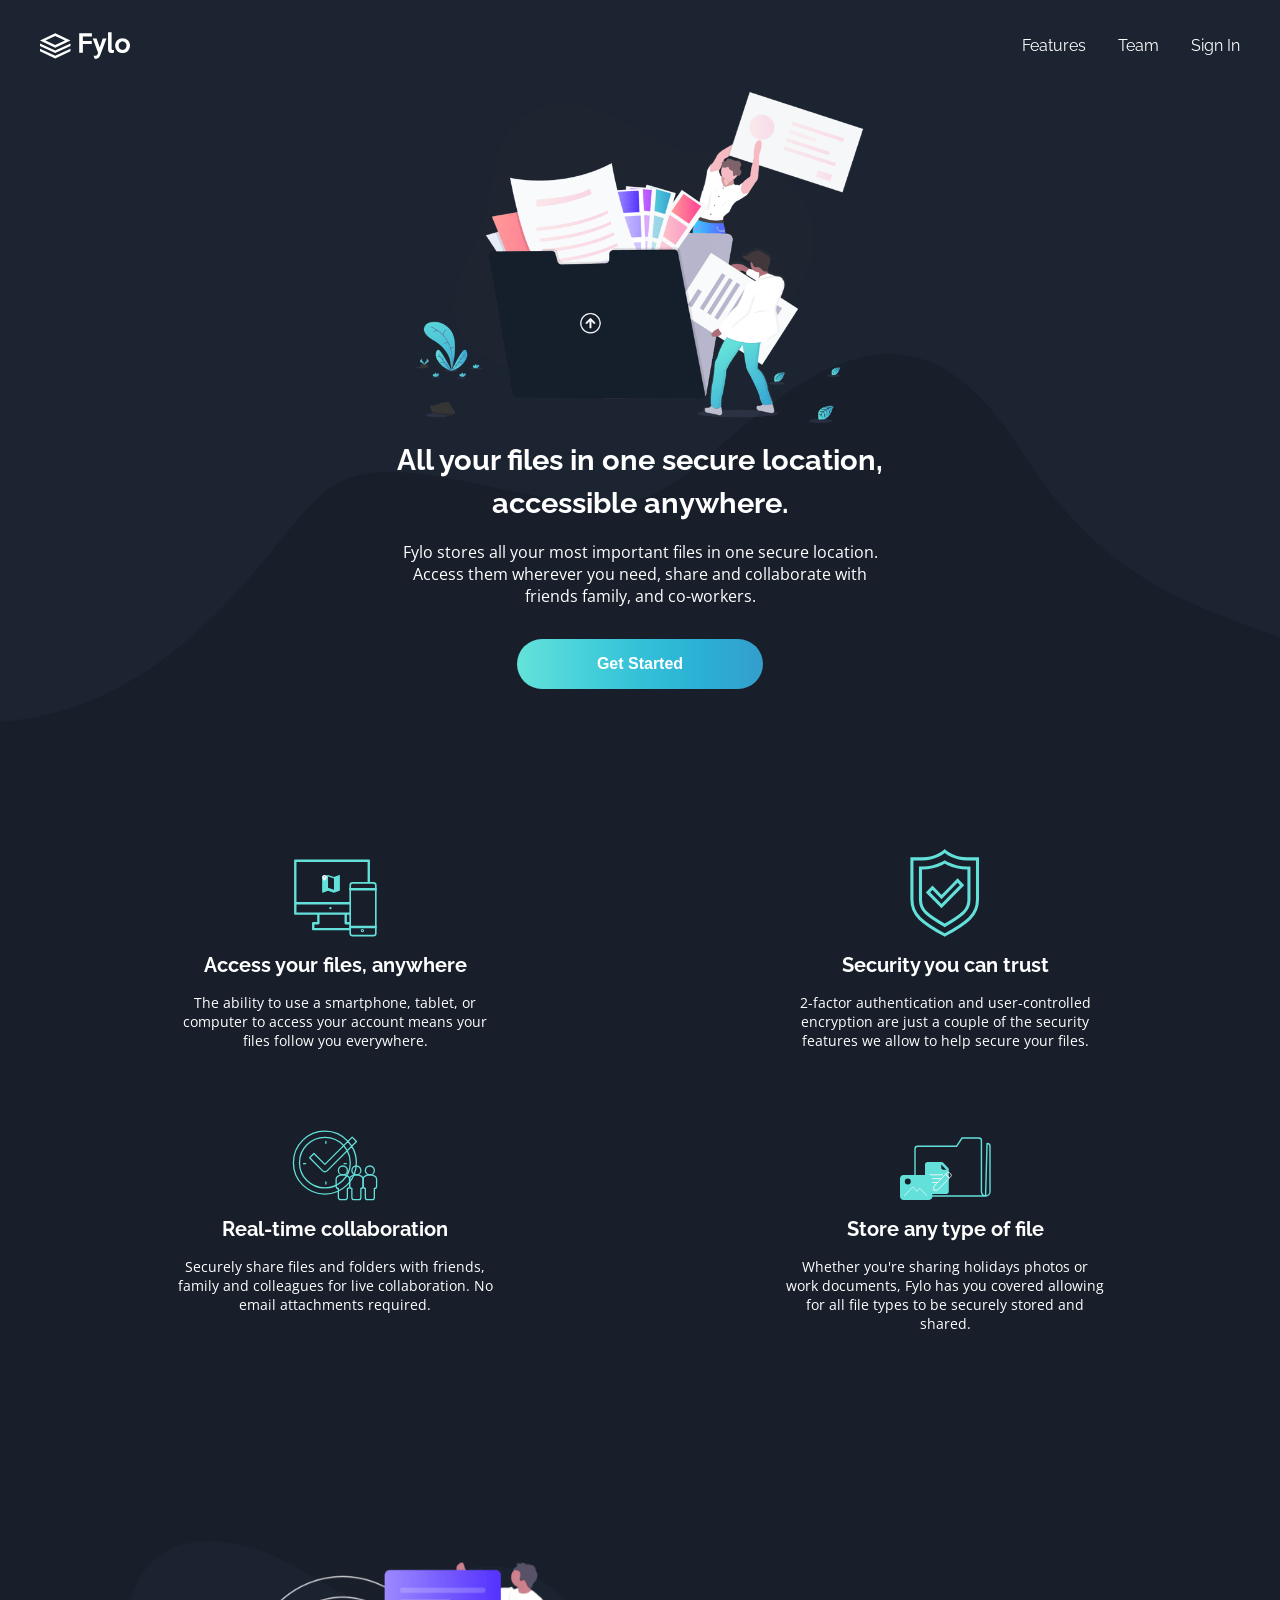
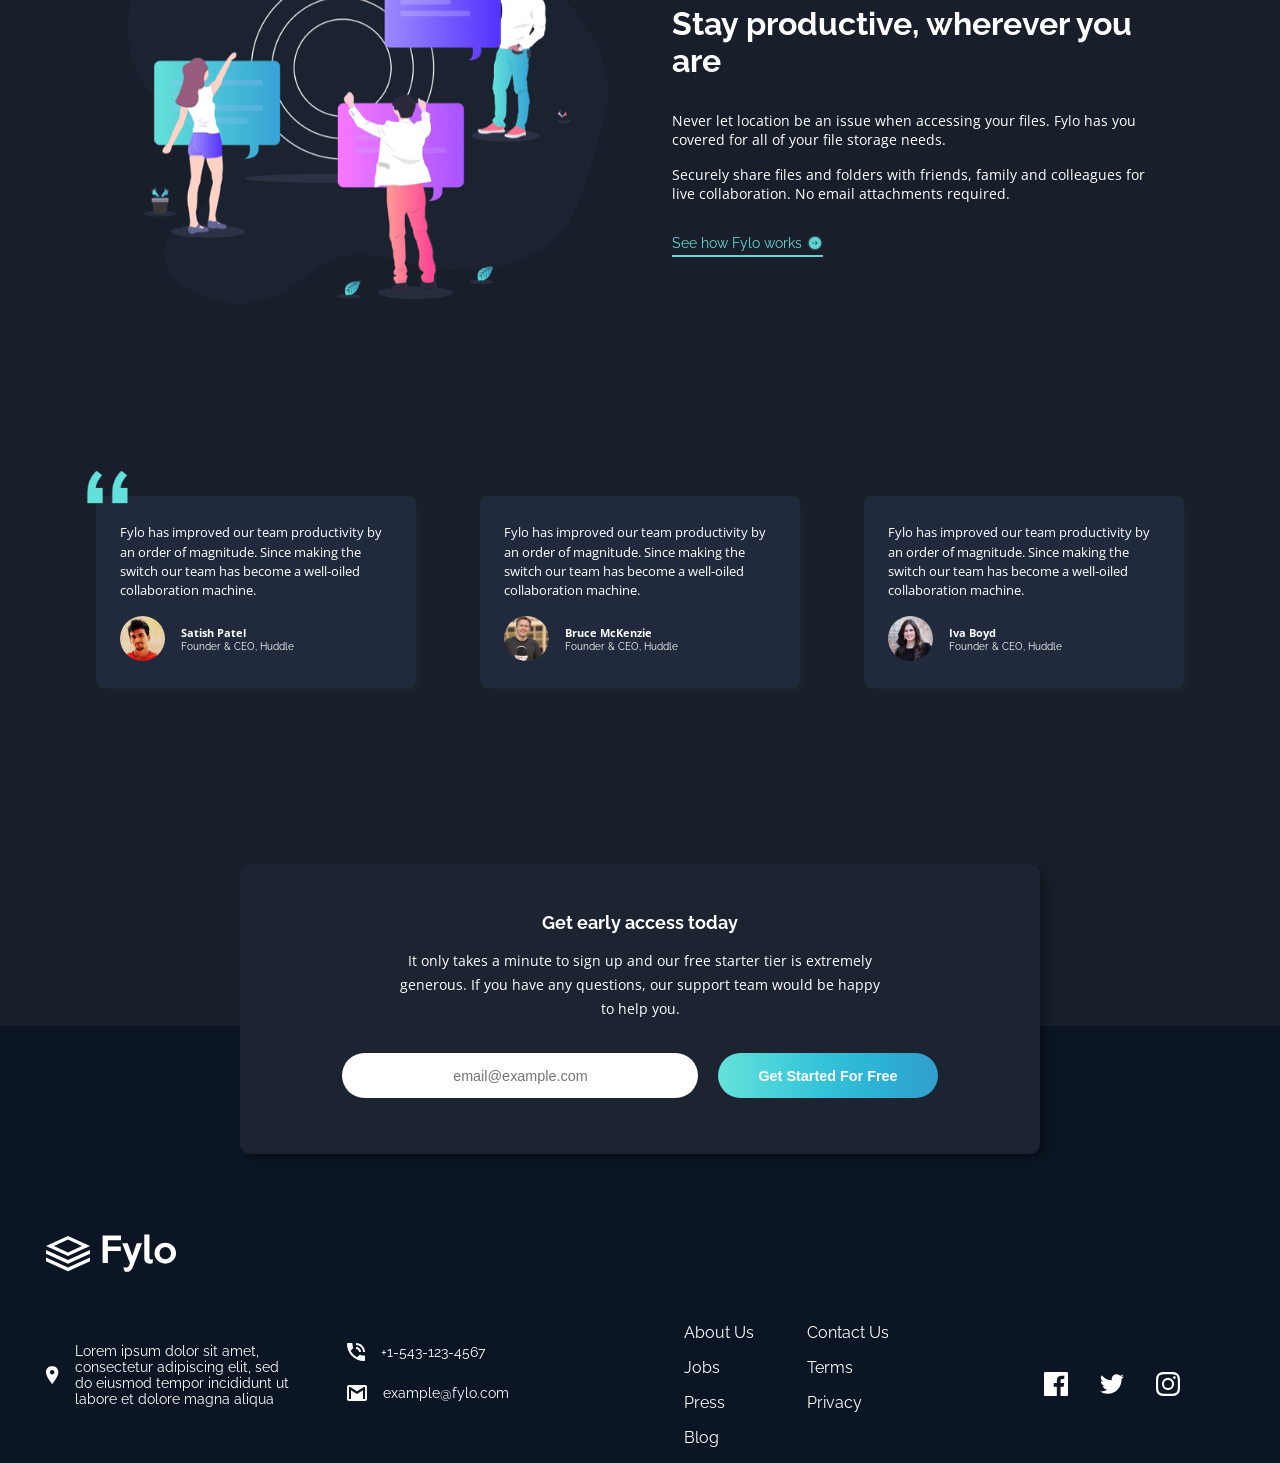
<file: index.html>
<!DOCTYPE html>
<html lang="en">
<head>
  <meta charset="UTF-8">
  <meta name="viewport" content="width=device-width, initial-scale=1.0"> <!-- displays site properly based on user's device -->

  <link rel="icon" type="image/png" sizes="32x32" href="./images/favicon-32x32.png">
  
  <title>Frontend Mentor | Fylo landing page with dark theme and features grid</title>
  <link rel="stylesheet" href="style.css">
  <link rel="preconnect" href="https://fonts.googleapis.com">
  <link rel="preconnect" href="https://fonts.gstatic.com" crossorigin>
  <link href="https://fonts.googleapis.com/css2?family=Raleway:wght@400;700&display=swap" rel="stylesheet">
  <link rel="preconnect" href="https://fonts.googleapis.com">
<link rel="preconnect" href="https://fonts.gstatic.com" crossorigin>
<link href="https://fonts.googleapis.com/css2?family=Open+Sans:wght@400;700&display=swap" rel="stylesheet"> 
</head>
<body>
  <header>
      <div class="navbar">
        <img class="navbar__logo"src="images/logo.svg" alt="Fylo logo">
        <ul class="nav__links">
          <li><a href="#" class="nav__link__items">Features</a></li>
          <li><a href="#" class="nav__link__items">Team</a></li>
          <li><a href="#" class="nav__link__items">Sign In</a></li>
        </ul>
      </div>
  </header>

 <main>
   <section class="hero">  
    <div class="container">
      <div class="hero__wrapper">
        <img class="hero__logo"src="images/illustration-intro.png" alt="Fylo illustration">
        <h1 class="page__title">All your files in one secure location, accessible anywhere.</h1>
        <p class="title__desc">  Fylo stores all your most important files in one secure location. Access them wherever 
          you need, share and collaborate with friends family, and co-workers.
        </p>
        <button class="register__btn">Get Started</button>
      </div>
    </div>
   </section>
   <section class="fylo-features">
     <div class="container">
       <div class="features__wrapper">
          <div class="access__feature">
            <img src="images/icon-access-anywhere.svg" alt="Access anywhere" class="features__img">
            <h3 class="features__header">Access your files, anywhere</h3>
            <p class="features__desc">
              The ability to use a smartphone, tablet, or computer to access your account means your 
              files follow you everywhere.
            </p>
          </div>
          <div class="security__feature">
            <img src="images/icon-security.svg" alt="Security" class="features__img">
            <h3 class="features__header">Security you can trust</h3>
            <p class="features__desc"> 
              2-factor authentication and user-controlled encryption are just a couple of the security 
              features we allow to help secure your files.
            </p>
         </div>
         <div class="collaboration__feature">
            <img src="images/icon-collaboration.svg" alt="Collaboration" class="features__img">
            <h3 class="features__header">Real-time collaboration</h3>
            <p class="features__desc">
              Securely share files and folders with friends, family and colleagues for live collaboration. 
              No email attachments required.
            </p>
          </div>
          <div class="store__feature">
            <img src="images/icon-any-file.svg" alt="Any file" class="features__img">
            <h3 class="features__header">Store any type of file </h3>
            <p class="features__desc">
              Whether you're sharing holidays photos or work documents, Fylo has you covered allowing for all 
              file types to be securely stored and shared.
            </p>
          </div>
       </div>
     </div>
   </section>

   <section class="productive">
     <div class="container">
       <div class="productive__wrapper">
         <img src="images/illustration-stay-productive.png" alt="Stay Productive" class="productive__img">
         <div class="productive__text__wrapper">
            <h2 class="productive__header">Stay productive, wherever you are</h2>
            <div class="productive__subheader">
              Never let location be an issue when accessing your files. Fylo has you covered for all of your file 
              storage needs.
            </div>
            <div class="productive__subheader__2">
              Securely share files and folders with friends, family and colleagues for live collaboration. No email 
              attachments required.
            </div>
            <a class="more__info" href="#">See how Fylo works <img src="images/icon-arrow.svg" alt="Go" class="arrow"></a>
          </div>
       </div>


     </div>

   </section>
   <section class="testimonials">
     <div class="container">
       <div class="testimonials__wrapper">
          <div class="testimonial__card">
            <div class="testimonial__quote">
              Fylo has improved our team productivity by an order of magnitude. Since making the switch our team has 
              become a well-oiled collaboration machine.
            </div>
            <div class="testimonial__author">
              <img src="images/profile-1.jpg" alt="Satish Patel" class="author__pic">
              <div class="author__details">
                <div class="author__name">Satish Patel</div>
                <div class="author__position">Founder & CEO, Huddle</div>
              </div>
            </div>
         </div>
         <div class="testimonial__card">
           <div class="testimonial__quote">
              Fylo has improved our team productivity by an order of magnitude. Since making the switch our team has 
              become a well-oiled collaboration machine.
           </div>
           <div class="testimonial__author">
             <img src="images/profile-2.jpg" alt="Bruce McKenzie" class="author__pic">
             <div class="author__details">
               <div class="author__name">Bruce McKenzie</div>
               <div class="author__position">Founder & CEO, Huddle</div>
             </div>
           </div>
         </div>
         <div class="testimonial__card">
           <div class="testimonial__quote">
             Fylo has improved our team productivity by an order of magnitude. Since making the switch our team has 
             become a well-oiled collaboration machine.
           </div>
           <div class="testimonial__author">
             <img src="images/profile-3.jpg" alt="Iva Boyd" class="author__pic">
             <div class="author__details">
               <div class="author__name">Iva Boyd</div>
               <div class="author__position">Founder & CEO, Huddle</div>
             </div>
           </div>
         </div>
       </div>
     </div>
   </section>
   <section class="cta">
     <div class="container">
       <div class="cta__card">
         <div class="card__wrapper">
           <h2 class="cta__header">Get early access today</h2>
           <p class="cta__subheader">
            It only takes a minute to sign up and our free starter tier is extremely generous. If you have any 
            questions, our support team would be happy to help you.
           </p>
           <form class="cta__signup">
            <input type="email" class="cta__email" id="email" name="email" placeholder="email@example.com">
            <input class="cta__button" type="Submit" value="Get Started For Free"></input>
           </form> 
         </div>
       </div>
     </div>
   </section>
 </main>
 <footer>
  <div class="container">
    <div class="footer__wrapper">
      <div class="footer__image">
        <img src="images/logo.svg" alt="fylo logo" class="footer__logo">
      </div>
      <div class="footer__content">
        <div class="contact">
          <ul class="contact__list">
            <li class="contact__list__items">
              <img src="images/icon-location.svg" alt="Location" class="contact__icons">
              <p class="contact__desc">
                Lorem ipsum dolor sit amet, consectetur adipiscing elit, sed do eiusmod tempor incididunt ut labore et 
                dolore magna aliqua
              </p>
            </li>
            <li class="contact__list__items">
              <img src="images/icon-phone.svg" alt="Phone" class="contact__icons">
              <p class="contact__desc">+1-543-123-4567</p>
            </li>
            <li class="contact__list__items">
              <img src="images/icon-email.svg" alt="Email" class="contact__icons"> 
              <p class="contact__desc">
                example@fylo.com
              </p>
            </li>
          </ul>
        </div>    
      <div class="footer__nav">
        <ul class="footer__list">
          <li class="footer__list__items"><a href="#" class="footer__link">About Us</a></li>
          <li class="footer__list__items"><a href="#" class="footer__link">Jobs</a></li>
          <li class="footer__list__items"><a href="#" class="footer__link">Press</a></li>
          <li class="footer__list__items"><a href="#" class="footer__link">Blog</a></li>
        </ul>
        <ul class="footer__list">
          <li class="footer__list__items"><a href="#" class="footer__link">Contact Us</a></li>
          <li class="footer__list__items"><a href="#" class="footer__link">Terms</a></li>
          <li class="footer__list__items"><a href="#" class="footer__link">Privacy</a></li>
        </ul>
      </div>  
      <div class="icons">
        <li><svg width="24" height="24" xmlns="http://www.w3.org/2000/svg"><path d="M22.675 0H1.325C.593 0 0 .593 0 1.325v21.351C0 23.407.593 24 1.325 24H12.82v-9.294H9.692v-3.622h3.128V8.413c0-3.1 1.893-4.788 4.659-4.788 1.325 0 2.463.099 2.795.143v3.24l-1.918.001c-1.504 0-1.795.715-1.795 1.763v2.313h3.587l-.467 3.622h-3.12V24h6.116c.73 0 1.323-.593 1.323-1.325V1.325C24 .593 23.407 0 22.675 0z" fill="#4C545C" fill-rule="nonzero"/></svg></li>
        <li><svg width="24" height="20" xmlns="http://www.w3.org/2000/svg"><path d="M24 2.557a9.83 9.83 0 01-2.828.775A4.932 4.932 0 0023.337.608a9.864 9.864 0 01-3.127 1.195A4.916 4.916 0 0016.616.248c-3.179 0-5.515 2.966-4.797 6.045A13.978 13.978 0 011.671 1.149a4.93 4.93 0 001.523 6.574 4.903 4.903 0 01-2.229-.616c-.054 2.281 1.581 4.415 3.949 4.89a4.935 4.935 0 01-2.224.084 4.928 4.928 0 004.6 3.419A9.9 9.9 0 010 17.54a13.94 13.94 0 007.548 2.212c9.142 0 14.307-7.721 13.995-14.646A10.025 10.025 0 0024 2.557z" fill="#4C545C" fill-rule="nonzero"/></svg></li>
        <li><svg width="24" height="24" xmlns="http://www.w3.org/2000/svg"><path d="M12 2.163c3.204 0 3.584.012 4.85.07 3.252.148 4.771 1.691 4.919 4.919.058 1.265.069 1.645.069 4.849 0 3.205-.012 3.584-.069 4.849-.149 3.225-1.664 4.771-4.919 4.919-1.266.058-1.644.07-4.85.07-3.204 0-3.584-.012-4.849-.07-3.26-.149-4.771-1.699-4.919-4.92-.058-1.265-.07-1.644-.07-4.849 0-3.204.013-3.583.07-4.849.149-3.227 1.664-4.771 4.919-4.919 1.266-.057 1.645-.069 4.849-.069zM12 0C8.741 0 8.333.014 7.053.072 2.695.272.273 2.69.073 7.052.014 8.333 0 8.741 0 12c0 3.259.014 3.668.072 4.948.2 4.358 2.618 6.78 6.98 6.98C8.333 23.986 8.741 24 12 24c3.259 0 3.668-.014 4.948-.072 4.354-.2 6.782-2.618 6.979-6.98.059-1.28.073-1.689.073-4.948 0-3.259-.014-3.667-.072-4.947-.196-4.354-2.617-6.78-6.979-6.98C15.668.014 15.259 0 12 0zm0 5.838a6.162 6.162 0 100 12.324 6.162 6.162 0 000-12.324zM12 16a4 4 0 110-8 4 4 0 010 8zm6.406-11.845a1.44 1.44 0 100 2.881 1.44 1.44 0 000-2.881z" fill="#4C545C" fill-rule="nonzero"/></svg></li>
      </div>
      
         
      
    </div> 
  </div>
 </footer>
</body>
</html>
</file>
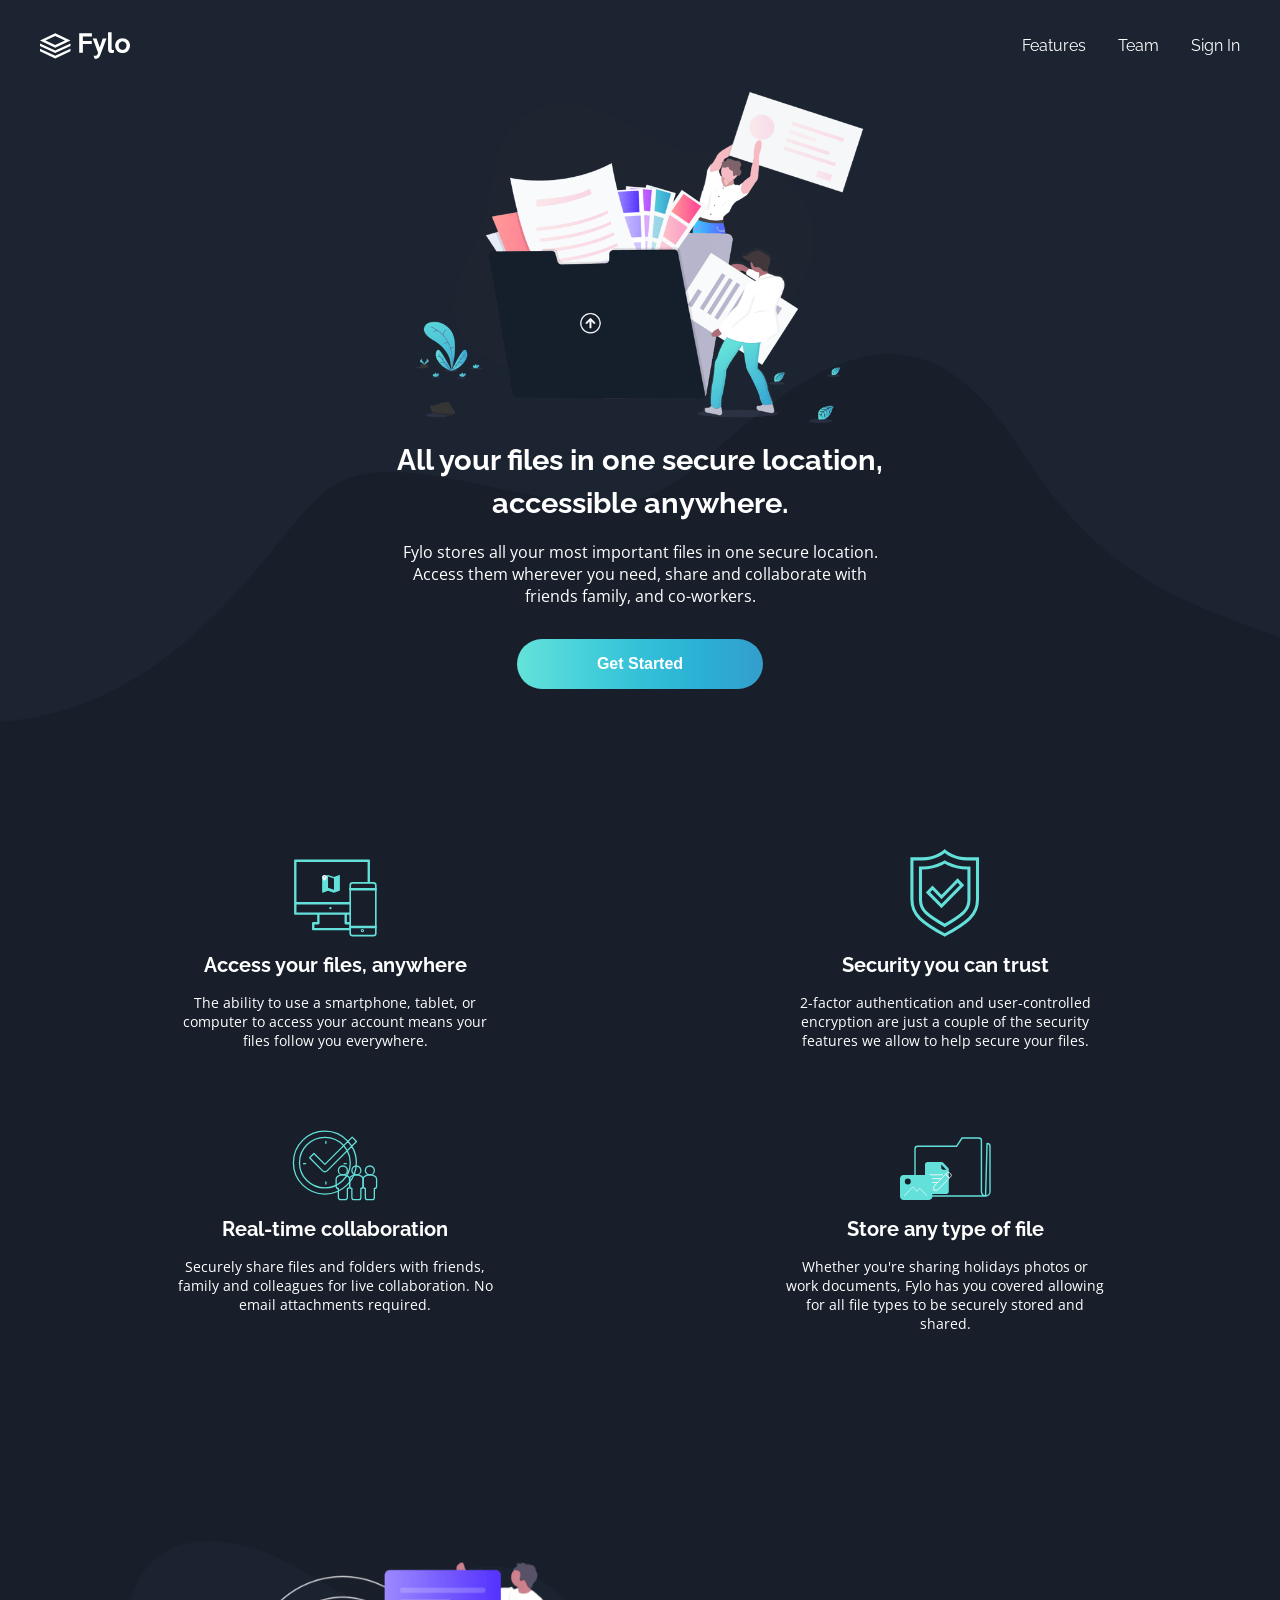
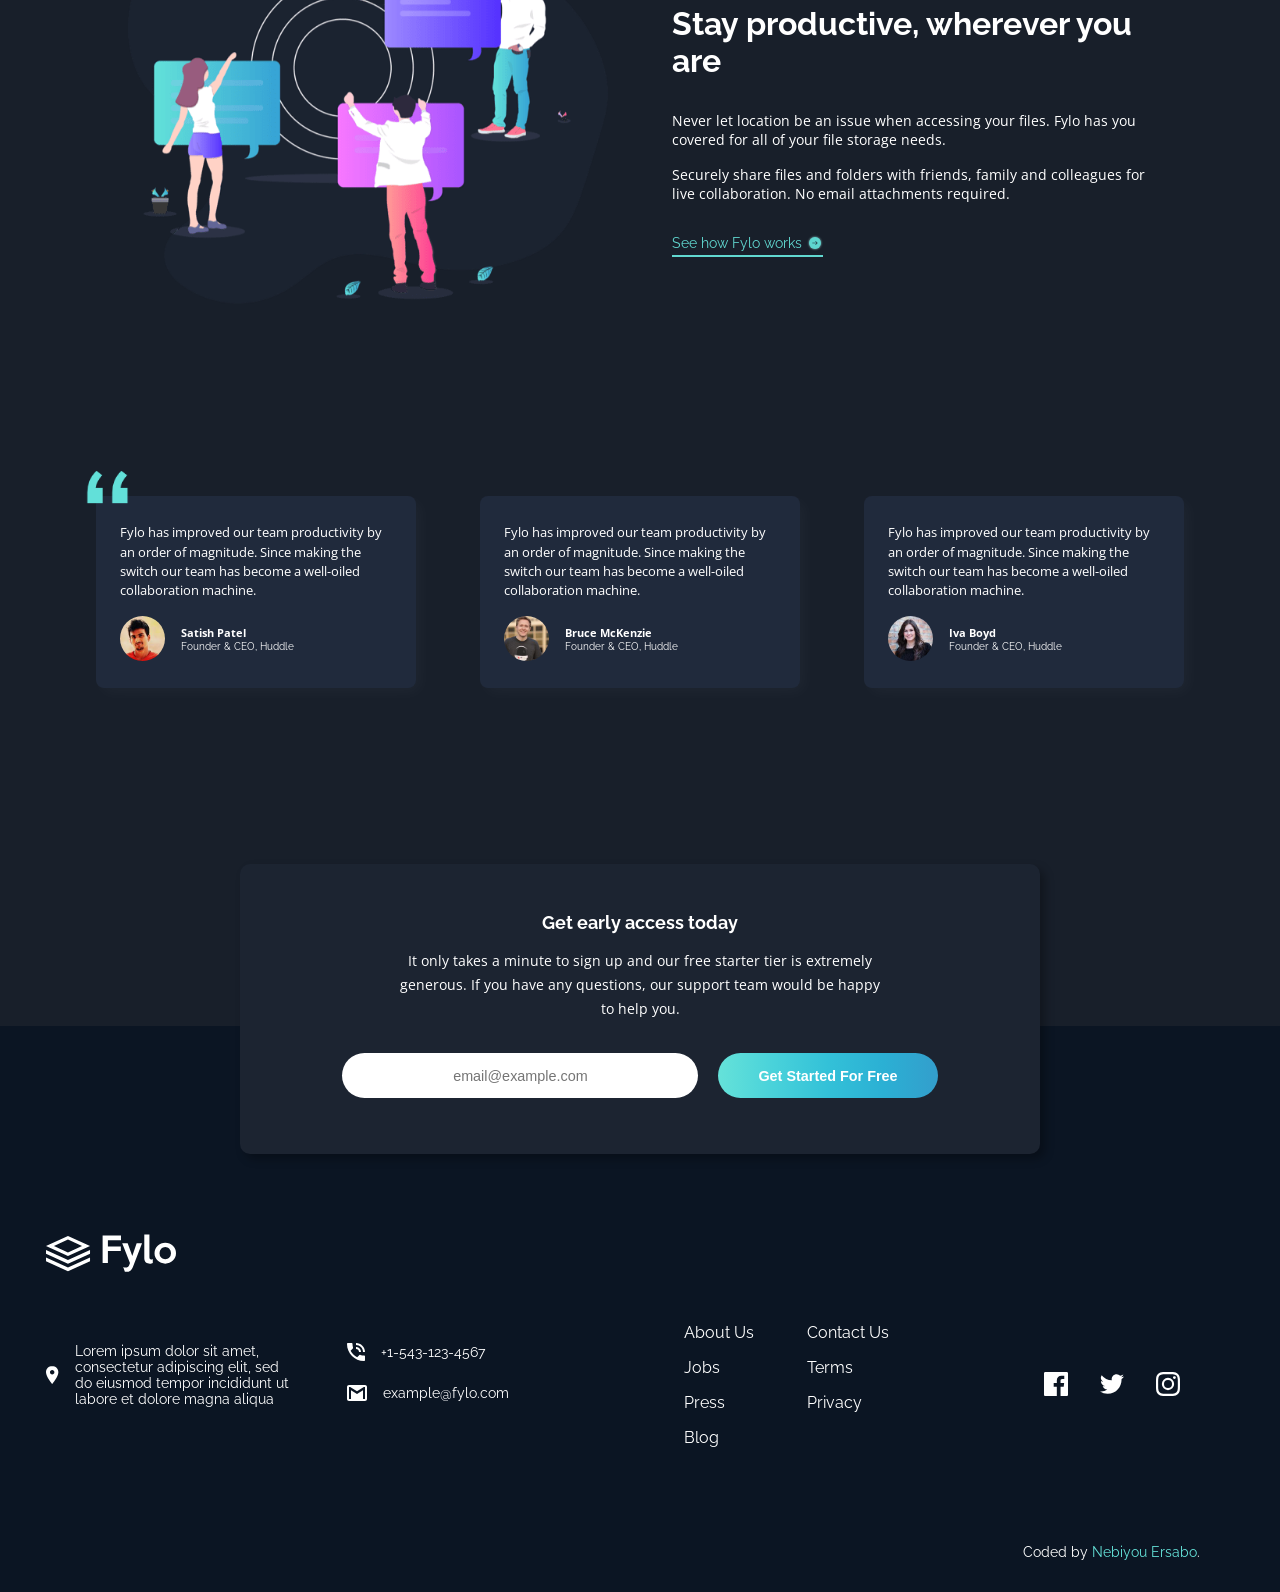
<file: fylo-dark-theme-landing-page-master/index.html>
<!DOCTYPE html>
<html lang="en">
<head>
  <meta charset="UTF-8">
  <meta name="viewport" content="width=device-width, initial-scale=1.0"> <!-- displays site properly based on user's device -->

  <link rel="icon" type="image/png" sizes="32x32" href="./images/favicon-32x32.png">
  
  <title>Frontend Mentor | Fylo landing page with dark theme and features grid</title>
  <link rel="stylesheet" href="style.css">
  <link rel="preconnect" href="https://fonts.googleapis.com">
  <link rel="preconnect" href="https://fonts.gstatic.com" crossorigin>
  <link href="https://fonts.googleapis.com/css2?family=Raleway:wght@400;700&display=swap" rel="stylesheet">
  <link rel="preconnect" href="https://fonts.googleapis.com">
<link rel="preconnect" href="https://fonts.gstatic.com" crossorigin>
<link href="https://fonts.googleapis.com/css2?family=Open+Sans:wght@400;700&display=swap" rel="stylesheet"> 
</head>
<body>
  <header>
      <div class="navbar">
        <img class="navbar__logo"src="images/logo.svg" alt="Fylo logo">
        <ul class="nav__links">
          <li><a href="#" class="nav__link__items">Features</a></li>
          <li><a href="#" class="nav__link__items">Team</a></li>
          <li><a href="#" class="nav__link__items">Sign In</a></li>
        </ul>
      </div>
  </header>

 <main>
   <section class="hero">  
    <div class="container">
      <div class="hero__wrapper">
        <img class="hero__logo"src="images/illustration-intro.png" alt="Fylo illustration">
        <h1 class="page__title">All your files in one secure location, accessible anywhere.</h1>
        <p class="title__desc">  Fylo stores all your most important files in one secure location. Access them wherever 
          you need, share and collaborate with friends family, and co-workers.
        </p>
        <button class="register__btn">Get Started</button>
      </div>
    </div>
   </section>
   <section class="fylo-features">
     <div class="container">
       <div class="features__wrapper">
          <div class="access__feature">
            <img src="images/icon-access-anywhere.svg" alt="Access anywhere" class="features__img">
            <h3 class="features__header">Access your files, anywhere</h3>
            <p class="features__desc">
              The ability to use a smartphone, tablet, or computer to access your account means your 
              files follow you everywhere.
            </p>
          </div>
          <div class="security__feature">
            <img src="images/icon-security.svg" alt="Security" class="features__img">
            <h3 class="features__header">Security you can trust</h3>
            <p class="features__desc"> 
              2-factor authentication and user-controlled encryption are just a couple of the security 
              features we allow to help secure your files.
            </p>
         </div>
         <div class="collaboration__feature">
            <img src="images/icon-collaboration.svg" alt="Collaboration" class="features__img">
            <h3 class="features__header">Real-time collaboration</h3>
            <p class="features__desc">
              Securely share files and folders with friends, family and colleagues for live collaboration. 
              No email attachments required.
            </p>
          </div>
          <div class="store__feature">
            <img src="images/icon-any-file.svg" alt="Any file" class="features__img">
            <h3 class="features__header">Store any type of file </h3>
            <p class="features__desc">
              Whether you're sharing holidays photos or work documents, Fylo has you covered allowing for all 
              file types to be securely stored and shared.
            </p>
          </div>
       </div>
     </div>
   </section>

   <section class="productive">
     <div class="container">
       <div class="productive__wrapper">
         <img src="images/illustration-stay-productive.png" alt="Stay Productive" class="productive__img">
         <div class="productive__text__wrapper">
            <h2 class="productive__header">Stay productive, wherever you are</h2>
            <div class="productive__subheader">
              Never let location be an issue when accessing your files. Fylo has you covered for all of your file 
              storage needs.
            </div>
            <div class="productive__subheader__2">
              Securely share files and folders with friends, family and colleagues for live collaboration. No email 
              attachments required.
            </div>
            <a class="more__info" href="#">See how Fylo works <img src="images/icon-arrow.svg" alt="Go" class="arrow"></a>
          </div>
       </div>


     </div>

   </section>
   <section class="testimonials">
     <div class="container">
       <div class="testimonials__wrapper">
          <div class="testimonial__card">
            <div class="testimonial__quote">
              Fylo has improved our team productivity by an order of magnitude. Since making the switch our team has 
              become a well-oiled collaboration machine.
            </div>
            <div class="testimonial__author">
              <img src="images/profile-1.jpg" alt="Satish Patel" class="author__pic">
              <div class="author__details">
                <div class="author__name">Satish Patel</div>
                <div class="author__position">Founder & CEO, Huddle</div>
              </div>
            </div>
         </div>
         <div class="testimonial__card">
           <div class="testimonial__quote">
              Fylo has improved our team productivity by an order of magnitude. Since making the switch our team has 
              become a well-oiled collaboration machine.
           </div>
           <div class="testimonial__author">
             <img src="images/profile-2.jpg" alt="Bruce McKenzie" class="author__pic">
             <div class="author__details">
               <div class="author__name">Bruce McKenzie</div>
               <div class="author__position">Founder & CEO, Huddle</div>
             </div>
           </div>
         </div>
         <div class="testimonial__card">
           <div class="testimonial__quote">
             Fylo has improved our team productivity by an order of magnitude. Since making the switch our team has 
             become a well-oiled collaboration machine.
           </div>
           <div class="testimonial__author">
             <img src="images/profile-3.jpg" alt="Iva Boyd" class="author__pic">
             <div class="author__details">
               <div class="author__name">Iva Boyd</div>
               <div class="author__position">Founder & CEO, Huddle</div>
             </div>
           </div>
         </div>
       </div>
     </div>
   </section>
   <section class="cta">
     <div class="container">
       <div class="cta__card">
         <div class="card__wrapper">
           <h2 class="cta__header">Get early access today</h2>
           <p class="cta__subheader">
            It only takes a minute to sign up and our free starter tier is extremely generous. If you have any 
            questions, our support team would be happy to help you.
           </p>
           <form class="cta__signup">
            <input type="email" class="cta__email" id="email" name="email" placeholder="email@example.com">
            <input class="cta__button" type="Submit" value="Get Started For Free"></input>
           </form> 
         </div>
       </div>
     </div>
   </section>
 </main>
 <footer>
  <div class="container">
    <div class="footer__wrapper">
      <div class="footer__image">
        <img src="images/logo.svg" alt="fylo logo" class="footer__logo">
      </div>
      <div class="footer__content">
        <div class="contact">
          <ul class="contact__list">
            <li class="contact__list__items">
              <img src="images/icon-location.svg" alt="Location" class="contact__icons">
              <p class="contact__desc">
                Lorem ipsum dolor sit amet, consectetur adipiscing elit, sed do eiusmod tempor incididunt ut labore et 
                dolore magna aliqua
              </p>
            </li>
            <li class="contact__list__items">
              <img src="images/icon-phone.svg" alt="Phone" class="contact__icons">
              <p class="contact__desc">+1-543-123-4567</p>
            </li>
            <li class="contact__list__items">
              <img src="images/icon-email.svg" alt="Email" class="contact__icons"> 
              <p class="contact__desc">
                example@fylo.com
              </p>
            </li>
          </ul>
        </div>    
      <div class="footer__nav">
        <ul class="footer__list">
          <li class="footer__list__items"><a href="#" class="footer__link">About Us</a></li>
          <li class="footer__list__items"><a href="#" class="footer__link">Jobs</a></li>
          <li class="footer__list__items"><a href="#" class="footer__link">Press</a></li>
          <li class="footer__list__items"><a href="#" class="footer__link">Blog</a></li>
        </ul>
        <ul class="footer__list">
          <li class="footer__list__items"><a href="#" class="footer__link">Contact Us</a></li>
          <li class="footer__list__items"><a href="#" class="footer__link">Terms</a></li>
          <li class="footer__list__items"><a href="#" class="footer__link">Privacy</a></li>
        </ul>
      </div>  
      <div class="icons">
        <li><svg width="24" height="24" xmlns="http://www.w3.org/2000/svg"><path d="M22.675 0H1.325C.593 0 0 .593 0 1.325v21.351C0 23.407.593 24 1.325 24H12.82v-9.294H9.692v-3.622h3.128V8.413c0-3.1 1.893-4.788 4.659-4.788 1.325 0 2.463.099 2.795.143v3.24l-1.918.001c-1.504 0-1.795.715-1.795 1.763v2.313h3.587l-.467 3.622h-3.12V24h6.116c.73 0 1.323-.593 1.323-1.325V1.325C24 .593 23.407 0 22.675 0z" fill="#4C545C" fill-rule="nonzero"/></svg></li>
        <li><svg width="24" height="20" xmlns="http://www.w3.org/2000/svg"><path d="M24 2.557a9.83 9.83 0 01-2.828.775A4.932 4.932 0 0023.337.608a9.864 9.864 0 01-3.127 1.195A4.916 4.916 0 0016.616.248c-3.179 0-5.515 2.966-4.797 6.045A13.978 13.978 0 011.671 1.149a4.93 4.93 0 001.523 6.574 4.903 4.903 0 01-2.229-.616c-.054 2.281 1.581 4.415 3.949 4.89a4.935 4.935 0 01-2.224.084 4.928 4.928 0 004.6 3.419A9.9 9.9 0 010 17.54a13.94 13.94 0 007.548 2.212c9.142 0 14.307-7.721 13.995-14.646A10.025 10.025 0 0024 2.557z" fill="#4C545C" fill-rule="nonzero"/></svg></li>
        <li><svg width="24" height="24" xmlns="http://www.w3.org/2000/svg"><path d="M12 2.163c3.204 0 3.584.012 4.85.07 3.252.148 4.771 1.691 4.919 4.919.058 1.265.069 1.645.069 4.849 0 3.205-.012 3.584-.069 4.849-.149 3.225-1.664 4.771-4.919 4.919-1.266.058-1.644.07-4.85.07-3.204 0-3.584-.012-4.849-.07-3.26-.149-4.771-1.699-4.919-4.92-.058-1.265-.07-1.644-.07-4.849 0-3.204.013-3.583.07-4.849.149-3.227 1.664-4.771 4.919-4.919 1.266-.057 1.645-.069 4.849-.069zM12 0C8.741 0 8.333.014 7.053.072 2.695.272.273 2.69.073 7.052.014 8.333 0 8.741 0 12c0 3.259.014 3.668.072 4.948.2 4.358 2.618 6.78 6.98 6.98C8.333 23.986 8.741 24 12 24c3.259 0 3.668-.014 4.948-.072 4.354-.2 6.782-2.618 6.979-6.98.059-1.28.073-1.689.073-4.948 0-3.259-.014-3.667-.072-4.947-.196-4.354-2.617-6.78-6.979-6.98C15.668.014 15.259 0 12 0zm0 5.838a6.162 6.162 0 100 12.324 6.162 6.162 0 000-12.324zM12 16a4 4 0 110-8 4 4 0 010 8zm6.406-11.845a1.44 1.44 0 100 2.881 1.44 1.44 0 000-2.881z" fill="#4C545C" fill-rule="nonzero"/></svg></li>
      </div>
      <p class="attribution">
          Coded by <a href="https://www.github.com/NebiyouErsabo" target="_blank" class="attribution__link">Nebiyou Ersabo</a>.
      </p>  
    </div> 
  </div>
 </footer>
</body>
</html>
</file>
<file: style.css>
* {
    margin: 0;
    padding: 0;
    box-sizing: border-box;
  }
  
  :root {
    --color-Dark-Blue-nav: hsl(217, 28%, 15%);
    --color-Dark-Blue-main: hsl(218, 28%, 13%);
    --color-Dark-Blue-footer: hsl(216, 53%, 9%);
    --color-Dark-Blue-testimonial: hsl(219, 30%, 18%);
  }
  body {
    font-family: "Raleway", sans-serif;
    font-size: 0.875rem;
  }
  header {
    padding: 2rem 1.2rem;
    background-color: var(--color-Dark-Blue-nav);
    color: white;
  }
  .nav__links {
    list-style: none;
    display: flex;
    align-items: center;
    font-size: 0.85rem;
  }
  .nav__links li:nth-child(-n + 2) {
    margin-right: 1rem;
  }
  .navbar {
    display: flex;
    align-items: center;
    justify-content: space-between;
  }
  .navbar__logo {
    width: 90px;
    height: auto;
  }
  
  .container {
    padding: 0 1.875rem;
    text-align: center;
  }
  section {
    padding-bottom: 2rem;
  }
  .hero {
    background-color: var(--color-Dark-Blue-nav);
    color: white;
    background-image: url("images/bg-curvy-mobile.svg");
    background-repeat: no-repeat;
    background-position: bottom;
    background-size: 150%;
  }
  
  .hero__logo {
    width: 100%;
  }
  .page__title {
    padding: 1rem 0rem;
    line-height: 1.3;
    font-size: 1.5rem;
  }
  .title__desc {
    font-family: "Open Sans", sans-serif;
    font-size: 0.9rem;
    margin-bottom: 1rem;
  }
  a {
    color: white;
    text-decoration: none;
    cursor: pointer;
  }
  .register__btn {
    background-image: linear-gradient(
      to right,
      #65e2d9,
      #49d2da,
      #33c1d8,
      #2bb0d4,
      #339ecc
    );
    padding: 0.8rem 5rem;
    border-radius: 3rem;
    font-size: 1rem;
    font-weight: 700;
    border: none;
    color: white;
    cursor: pointer;
    margin: 2rem 0;
  }
  .fylo-features {
    background-color: var(--color-Dark-Blue-main);
    color: white;
  }
  .features__wrapper {
    display: grid;
    padding-top: 3rem;
    padding-bottom: 3rem;
  }
  .access__feature {
    padding: 1rem 0 2rem;
    display: flex;
    flex-direction: column;
    align-items: center;
    margin-bottom: 2rem;
  }
  .security__feature {
    padding: 1rem 0 2rem;
    display: flex;
    flex-direction: column;
    align-items: center;
    margin-bottom: 2rem;
  }
  .collaboration__feature {
    padding: 1rem 0 2rem;
    display: flex;
    flex-direction: column;
    align-items: center;
    margin-bottom: 2rem;
  }
  .store__feature {
    padding: 1rem 0 2rem;
    display: flex;
    flex-direction: column;
    align-items: center;
    margin-bottom: 2rem;
  }
  .features__img {
    margin-bottom: 1rem;
  }
  .features__header {
    font-size: 1.25rem;
    margin-bottom: 1rem;
  }
  .features__desc {
    font-family: "Open Sans", sans-serif;
    max-width: 20rem;
  }
  .productive {
    background-color: var(--color-Dark-Blue-main);
    color: white;
  }
  .productive__img {
    width: 100%;
    margin-bottom: 2rem;
  }
  .productive__wrapper {
    display: flex;
    flex-direction: column;
    margin-bottom: 3rem;
    align-items: center;
  }
  .productive__text__wrapper {
    text-align: left;
  }
  .productive__header {
    font-size: 1.125rem;
    margin: 1rem 0;
  }
  .productive__subheader {
    font-family: "Open Sans", sans-serif;
    margin-bottom: 1rem;
  }
  .productive__subheader__2 {
    font-family: "Open Sans", sans-serif;
    margin-bottom: 2rem;
  }
  .more__info {
    display: flex;
    align-items: center;
    color: hsl(176, 68%, 64%);
    border-bottom: 2px solid hsl(176, 68%, 64%);
    width: max-content;
    padding-bottom: 0.25rem;
    margin-bottom: 3rem;
    opacity: 0.95;
    cursor: pointer;
  }
  .arrow {
    margin-left: 0.3rem;
  }
  .testimonials__wrapper {
    display: flex;
    flex-direction: column;
    align-items: center;
    margin-bottom: 4rem;
  }
  
  .testimonials {
    background-color: var(--color-Dark-Blue-main);
    color: white;
  }
  .testimonial__card {
    background-color: var(--color-Dark-Blue-testimonial);
    text-align: left;
    margin-bottom: 2rem;
    font-family: "Open Sans", sans-serif;
    padding: 1.7rem 1.5rem;
    width: 20rem;
    border-radius: 8px;
    box-shadow: 5px 5px 15px rgb(255 255 255 / 3%);
  }
  .testimonial__card:first-child {
    position: relative;
    z-index: 1;
  }
  .testimonial__card:first-child::before {
    content: url(images/bg-quotes.png);
    position: absolute;
    top: -2rem;
    left: -1rem;
    transform: scale(0.75);
    z-index: -1;
  }
  .author__pic {
    border-radius: 50%;
    width: 45px;
    height: auto;
  }
  .testimonial__quote {
    margin-bottom: 1rem;
    font-size: 0.8rem;
    line-height: 1.5;
  }
  .testimonial__author {
    display: flex;
    align-items: center;
  }
  .author__details {
    margin-left: 1rem;
  }
  .author__name {
    font-size: 0.7rem;
    margin-bottom: 0.1rem;
    font-weight: 700;
  }
  .author__position {
    font-size: 0.6rem;
    font-family: "Raleway", sans-serif;
  }
  .cta {
    background-color: var(--color-Dark-Blue-main);
    color: white;
  }
  .cta__card {
    background-color: var(--color-Dark-Blue-nav);
    position: relative;
    margin: auto;
    padding: 2rem 1rem;
    border-radius: 10px;
    box-shadow: 5px 5px 10px rgb(0 0 0 / 30%);
    margin-bottom: -10rem;
  }
  .cta__header {
    font-size: 1.125rem;
    margin: 1rem 0;
  }
  .cta__subheader {
    font-family: "Open Sans", sans-serif;
    font-size: 0.875rem;
    line-height: 1.5rem;
    margin-bottom: 2rem;
  }
  .cta__email {
    padding: 0.9rem 3.5rem;
    border-radius: 3rem;
    border: none;
    margin-bottom: 1.5rem;
    text-align: center;
    font-size: 0.9rem;
  }
  .cta__button {
    background-image: linear-gradient(
      to right,
      #65e2d9,
      #49d2da,
      #33c1d8,
      #2bb0d4,
      #339ecc
    );
    padding: 0.9rem 3.5rem;
    border-radius: 3rem;
    font-size: 0.9rem;
    font-weight: 700;
    border: none;
    color: white;
    cursor: pointer;
  }
  footer {
    background-color: var(--color-Dark-Blue-footer);
    color: white;
  }
  .footer__wrapper {
    text-align: left;
    padding-top: 13rem;
  }
  .footer__logo {
    width: 130px;
    padding-bottom: 2rem;
  }
  .contact__list {
    list-style-type: none;
  }
  .contact__list__items {
    display: flex;
    align-items: center;
    margin-bottom: 1.5rem;
    max-width: 20rem;
  }
  .contact__desc {
    margin-left: 1rem;
  }
  .footer__list {
    list-style-type: none;
    padding-top: 1rem;
  }
  .footer__list__items {
    font-size: 1rem;
    padding-bottom: 1rem;
  }
  .icons {
    padding: 1em 0;
    display: flex;
    align-items: center;
    justify-content: center;
    cursor: pointer;
  }
  .icons li {
    list-style-type: none;
  }
  .icons li:nth-child(-n + 2) {
    margin-right: 2rem;
  }
  .icons li svg * {
    fill: white;
  }
  .attribution {
    margin-top: 2rem;
    padding-bottom: 2rem;
    text-align: center;
  }
  .attribution__link {
    color: hsl(176, 68%, 64%);
    position:relative;
    padding-bottom:2px;
  }
  
  @media screen and (min-width: 550px) {
    header {
      padding: 2rem 1.5rem;
    }
    .hero__logo {
      width: 28rem;
    }
    .hero__wrapper {
      display: flex;
      flex-direction: column;
      align-items: center;
    }
    .page__title {
      width: 30rem;
      line-height: 1.5;
    }
    .title__desc {
      width: 25rem;
    }
    .productive__img {
      width: 30rem;
    }
    .productive__text__wrapper{
      max-width: 30rem;
    }
    .card__wrapper {
      display: flex;
      flex-direction: column;
      align-items: center;
    }
    .cta__subheader {
      width: 25rem;
    }
    .productive__img {
      margin-bottom: 3rem;
    }
    .testimonial__card {
      width: 30rem;
    }
    .cta__card {
      width: 30rem;
    }
  }
  @media screen and (min-width: 800px) {
    header {
      padding: 2rem 2rem;
    }
    .nav__links {
      font-size: 1rem;
    }
    .hero {
      background-image: url(images/bg-curvy-desktop.svg);
      background-size: 100%;
    }
    .page__title {
      font-size: 1.8rem;
      width: 35rem;
    }
    .title__desc {
      width: 30rem;
      font-size: 1rem;
    }
    .register__btn {
      margin: 1rem 0 2rem;
      padding: 1rem 5rem;
    }
    .productive__header {
      font-size: 1.5rem;
    }
    .cta__card {
      width: 40rem;
    }
    .cta__email {
      margin-right: 1rem;
    }
    .cta__subheader {
      width: 30rem;
    }
    .nav__link__items{
      padding-bottom:2px;
      position:relative;
    }
    .nav__link__items::after{
      content:'';
      display:block;
      position:absolute;
      left:0;
      bottom:0;
      height:2px;
      width:100%;
      background:hsl(176, 68%, 64%);
      transform:scaleX(0);
      transform-origin:right;
      transition: transform 300ms ease-in; 
     }
    .nav__link__items:hover{
      color:hsl(176, 68%, 64%);
     }
    .nav__link__items:hover::after{
      transform:scaleX(1);
      transform-origin:left;
     }  
     .register__btn:hover{
      background-image: linear-gradient(to left bottom, #65e2d9, #49d2da, #33c1d8, #2bb0d4, #339ecc);
      transform:scale(0.98);
     }
     .cta__button:hover{
      background-image: linear-gradient(to left bottom, #65e2d9, #49d2da, #33c1d8, #2bb0d4, #339ecc);
      }
      .more__info:hover{
          gap:0.3rem;
          opacity: 1;
          color:hsl(176deg 100% 77%);
      }
    .footer__link:hover{
      color:orange;
     }
    .footer__link{
      padding-bottom:2px;
      position:relative;
    }
    .footer__link::after{
      content:'';
      display:block;
      position:absolute;
      left:0;
      bottom:0;
      height:2px;
      width:100%;
      background:orange;
      transform:scaleX(0);
      transform-origin:right;
      transition: transform 300ms ease-in; 
     }
     .footer__link:hover::after{
      transform:scaleX(1);
      transform-origin:left;
     } 
     .icons li:hover svg * {
      cursor:pointer;
      fill:#4267B2;
      }
      .icons li:nth-child(2):hover svg *{
      cursor:pointer;
      fill:#1DA1F2; 
      }
      .icons li:last-child:hover svg *{
      cursor:pointer;
      fill:#C13584;
      }
    .attribution__link::after{
      content:'';
      display:block;
      position:absolute;
      left:0;
      bottom:0;
      height:2px;
      width:100%;
      background:orange;
      transform:scaleX(0);
      transform-origin:right;
      transition: transform 300ms ease-in; 
     }
    .attribution__link:hover{
      color:orange;
     }
    .attribution__link:hover::after{
      transform:scaleX(1);
      transform-origin:left;
     }
  }
  
  @media screen and (min-width: 1000px) {
    .features__wrapper {
      padding-top: 5rem;
      grid-template-columns: 1fr 1fr;
      align-items:baseline;
    }
    .productive__wrapper {
      padding: 4rem 0 4rem 0;
      flex-direction: row;
      align-items: center;
      justify-content: center;
      gap: 1rem;
    }
    .productive__text__wrapper {
      max-width: 30rem;
    }
    .productive__header {
      font-size: 2rem;
      margin-bottom: 2rem;
    }
    .testimonial__card {
      max-width: 20rem;
    }
    .testimonials__wrapper {
      flex-direction: row;
      justify-content: center;
      gap: 2rem;
      padding-bottom: 3rem;
    }
    .cta__card {
      width: 50rem;
    }
    .cta__email {
      padding: 0.9rem 5.5rem;
    }
    .cta__button {
      padding: 0.9rem 2.5rem;
    }
  }
  
  @media screen and (min-width: 1200px) {
    header {
      padding: 2rem 2.5rem;
    }
    .nav__links li:nth-child(-n + 2) {
      margin-right: 2rem;
    }
    .productive__wrapper {
      gap: 4rem;
    }
    .testimonials__wrapper {
      gap: 4rem;
    }
    .footer__wrapper {
      padding-left: 1rem;
    }
    .footer__content {
      display: grid;
      grid-template-columns: 2fr 1fr 1fr;
      align-items: center;
      justify-content: center;
      gap: 1rem;
    }
  
    .footer__content {
      display: grid;
      grid-template-columns: 2fr 1fr 1fr;
      align-items: center;
      justify-content: center;
      gap: 3rem;
    }
    .contact__list {
      column-count: 2;
      gap: 3rem;
      max-width: 40rem;
    }
    .footer__nav {
      column-count: 2;
      display:flex;
      align-items:flex-start;
      justify-content:space-evenly;
      gap:1rem;
    }
    .attribution {
      grid-column: 3;
      font-size: 0.9rem;
    }
  }
</file>
<file: fylo-dark-theme-landing-page-master/style.css>
* {
    margin: 0;
    padding: 0;
    box-sizing: border-box;
  }
  
  :root {
    --color-Dark-Blue-nav: hsl(217, 28%, 15%);
    --color-Dark-Blue-main: hsl(218, 28%, 13%);
    --color-Dark-Blue-footer: hsl(216, 53%, 9%);
    --color-Dark-Blue-testimonial: hsl(219, 30%, 18%);
  }
  body {
    font-family: "Raleway", sans-serif;
    font-size: 0.875rem;
  }
  header {
    padding: 2rem 1.2rem;
    background-color: var(--color-Dark-Blue-nav);
    color: white;
  }
  .nav__links {
    list-style: none;
    display: flex;
    align-items: center;
    font-size: 0.85rem;
  }
  .nav__links li:nth-child(-n + 2) {
    margin-right: 1rem;
  }
  .navbar {
    display: flex;
    align-items: center;
    justify-content: space-between;
  }
  .navbar__logo {
    width: 90px;
    height: auto;
  }
  
  .container {
    padding: 0 1.875rem;
    text-align: center;
  }
  section {
    padding-bottom: 2rem;
  }
  .hero {
    background-color: var(--color-Dark-Blue-nav);
    color: white;
    background-image: url("images/bg-curvy-mobile.svg");
    background-repeat: no-repeat;
    background-position: bottom;
    background-size: 150%;
  }
  
  .hero__logo {
    width: 100%;
  }
  .page__title {
    padding: 1rem 0rem;
    line-height: 1.3;
    font-size: 1.5rem;
  }
  .title__desc {
    font-family: "Open Sans", sans-serif;
    font-size: 0.9rem;
    margin-bottom: 1rem;
  }
  a {
    color: white;
    text-decoration: none;
    cursor: pointer;
  }
  .register__btn {
    background-image: linear-gradient(
      to right,
      #65e2d9,
      #49d2da,
      #33c1d8,
      #2bb0d4,
      #339ecc
    );
    padding: 0.8rem 5rem;
    border-radius: 3rem;
    font-size: 1rem;
    font-weight: 700;
    border: none;
    color: white;
    cursor: pointer;
    margin: 2rem 0;
  }
  .fylo-features {
    background-color: var(--color-Dark-Blue-main);
    color: white;
  }
  .features__wrapper {
    display: grid;
    padding-top: 3rem;
    padding-bottom: 3rem;
  }
  .access__feature {
    padding: 1rem 0 2rem;
    display: flex;
    flex-direction: column;
    align-items: center;
    margin-bottom: 2rem;
  }
  .security__feature {
    padding: 1rem 0 2rem;
    display: flex;
    flex-direction: column;
    align-items: center;
    margin-bottom: 2rem;
  }
  .collaboration__feature {
    padding: 1rem 0 2rem;
    display: flex;
    flex-direction: column;
    align-items: center;
    margin-bottom: 2rem;
  }
  .store__feature {
    padding: 1rem 0 2rem;
    display: flex;
    flex-direction: column;
    align-items: center;
    margin-bottom: 2rem;
  }
  .features__img {
    margin-bottom: 1rem;
  }
  .features__header {
    font-size: 1.25rem;
    margin-bottom: 1rem;
  }
  .features__desc {
    font-family: "Open Sans", sans-serif;
    max-width: 20rem;
  }
  .productive {
    background-color: var(--color-Dark-Blue-main);
    color: white;
  }
  .productive__img {
    width: 100%;
    margin-bottom: 2rem;
  }
  .productive__wrapper {
    display: flex;
    flex-direction: column;
    margin-bottom: 3rem;
    align-items: center;
  }
  .productive__text__wrapper {
    text-align: left;
  }
  .productive__header {
    font-size: 1.125rem;
    margin: 1rem 0;
  }
  .productive__subheader {
    font-family: "Open Sans", sans-serif;
    margin-bottom: 1rem;
  }
  .productive__subheader__2 {
    font-family: "Open Sans", sans-serif;
    margin-bottom: 2rem;
  }
  .more__info {
    display: flex;
    align-items: center;
    color: hsl(176, 68%, 64%);
    border-bottom: 2px solid hsl(176, 68%, 64%);
    width: max-content;
    padding-bottom: 0.25rem;
    margin-bottom: 3rem;
    opacity: 0.95;
    cursor: pointer;
  }
  .arrow {
    margin-left: 0.3rem;
  }
  .testimonials__wrapper {
    display: flex;
    flex-direction: column;
    align-items: center;
    margin-bottom: 4rem;
  }
  
  .testimonials {
    background-color: var(--color-Dark-Blue-main);
    color: white;
  }
  .testimonial__card {
    background-color: var(--color-Dark-Blue-testimonial);
    text-align: left;
    margin-bottom: 2rem;
    font-family: "Open Sans", sans-serif;
    padding: 1.7rem 1.5rem;
    width: 20rem;
    border-radius: 8px;
    box-shadow: 5px 5px 15px rgb(255 255 255 / 3%);
  }
  .testimonial__card:first-child {
    position: relative;
    z-index: 1;
  }
  .testimonial__card:first-child::before {
    content: url(images/bg-quotes.png);
    position: absolute;
    top: -2rem;
    left: -1rem;
    transform: scale(0.75);
    z-index: -1;
  }
  .author__pic {
    border-radius: 50%;
    width: 45px;
    height: auto;
  }
  .testimonial__quote {
    margin-bottom: 1rem;
    font-size: 0.8rem;
    line-height: 1.5;
  }
  .testimonial__author {
    display: flex;
    align-items: center;
  }
  .author__details {
    margin-left: 1rem;
  }
  .author__name {
    font-size: 0.7rem;
    margin-bottom: 0.1rem;
    font-weight: 700;
  }
  .author__position {
    font-size: 0.6rem;
    font-family: "Raleway", sans-serif;
  }
  .cta {
    background-color: var(--color-Dark-Blue-main);
    color: white;
  }
  .cta__card {
    background-color: var(--color-Dark-Blue-nav);
    position: relative;
    margin: auto;
    padding: 2rem 1rem;
    border-radius: 10px;
    box-shadow: 5px 5px 10px rgb(0 0 0 / 30%);
    margin-bottom: -10rem;
  }
  .cta__header {
    font-size: 1.125rem;
    margin: 1rem 0;
  }
  .cta__subheader {
    font-family: "Open Sans", sans-serif;
    font-size: 0.875rem;
    line-height: 1.5rem;
    margin-bottom: 2rem;
  }
  .cta__email {
    padding: 0.9rem 3.5rem;
    border-radius: 3rem;
    border: none;
    margin-bottom: 1.5rem;
    text-align: center;
    font-size: 0.9rem;
  }
  .cta__button {
    background-image: linear-gradient(
      to right,
      #65e2d9,
      #49d2da,
      #33c1d8,
      #2bb0d4,
      #339ecc
    );
    padding: 0.9rem 3.5rem;
    border-radius: 3rem;
    font-size: 0.9rem;
    font-weight: 700;
    border: none;
    color: white;
    cursor: pointer;
  }
  footer {
    background-color: var(--color-Dark-Blue-footer);
    color: white;
  }
  .footer__wrapper {
    text-align: left;
    padding-top: 13rem;
  }
  .footer__logo {
    width: 130px;
    padding-bottom: 2rem;
  }
  .contact__list {
    list-style-type: none;
  }
  .contact__list__items {
    display: flex;
    align-items: center;
    margin-bottom: 1.5rem;
    max-width: 20rem;
  }
  .contact__desc {
    margin-left: 1rem;
  }
  .footer__list {
    list-style-type: none;
    padding-top: 1rem;
  }
  .footer__list__items {
    font-size: 1rem;
    padding-bottom: 1rem;
  }
  .icons {
    padding: 1em 0;
    display: flex;
    align-items: center;
    justify-content: center;
    cursor: pointer;
  }
  .icons li {
    list-style-type: none;
  }
  .icons li:nth-child(-n + 2) {
    margin-right: 2rem;
  }
  .icons li svg * {
    fill: white;
  }
  .attribution {
    margin-top: 2rem;
    padding-bottom: 2rem;
    text-align: center;
  }
  .attribution__link {
    color: hsl(176, 68%, 64%);
    position:relative;
    padding-bottom:2px;
  }
  
  @media screen and (min-width: 550px) {
    header {
      padding: 2rem 1.5rem;
    }
    .hero__logo {
      width: 28rem;
    }
    .hero__wrapper {
      display: flex;
      flex-direction: column;
      align-items: center;
    }
    .page__title {
      width: 30rem;
      line-height: 1.5;
    }
    .title__desc {
      width: 25rem;
    }
    .productive__img {
      width: 30rem;
    }
    .productive__text__wrapper{
      max-width: 30rem;
    }
    .card__wrapper {
      display: flex;
      flex-direction: column;
      align-items: center;
    }
    .cta__subheader {
      width: 25rem;
    }
    .productive__img {
      margin-bottom: 3rem;
    }
    .testimonial__card {
      width: 30rem;
    }
    .cta__card {
      width: 30rem;
    }
  }
  @media screen and (min-width: 800px) {
    header {
      padding: 2rem 2rem;
    }
    .nav__links {
      font-size: 1rem;
    }
    .hero {
      background-image: url(images/bg-curvy-desktop.svg);
      background-size: 100%;
    }
    .page__title {
      font-size: 1.8rem;
      width: 35rem;
    }
    .title__desc {
      width: 30rem;
      font-size: 1rem;
    }
    .register__btn {
      margin: 1rem 0 2rem;
      padding: 1rem 5rem;
    }
    .productive__header {
      font-size: 1.5rem;
    }
    .cta__card {
      width: 40rem;
    }
    .cta__email {
      margin-right: 1rem;
    }
    .cta__subheader {
      width: 30rem;
    }
    .nav__link__items{
      padding-bottom:2px;
      position:relative;
    }
    .nav__link__items::after{
      content:'';
      display:block;
      position:absolute;
      left:0;
      bottom:0;
      height:2px;
      width:100%;
      background:hsl(176, 68%, 64%);
      transform:scaleX(0);
      transform-origin:right;
      transition: transform 300ms ease-in; 
     }
    .nav__link__items:hover{
      color:hsl(176, 68%, 64%);
     }
    .nav__link__items:hover::after{
      transform:scaleX(1);
      transform-origin:left;
     }  
     .register__btn:hover{
      background-image: linear-gradient(to left bottom, #65e2d9, #49d2da, #33c1d8, #2bb0d4, #339ecc);
      transform:scale(0.98);
     }
     .cta__button:hover{
      background-image: linear-gradient(to left bottom, #65e2d9, #49d2da, #33c1d8, #2bb0d4, #339ecc);
      }
      .more__info:hover{
          gap:0.3rem;
          opacity: 1;
          color:hsl(176deg 100% 77%);
      }
    .footer__link:hover{
      color:orange;
     }
    .footer__link{
      padding-bottom:2px;
      position:relative;
    }
    .footer__link::after{
      content:'';
      display:block;
      position:absolute;
      left:0;
      bottom:0;
      height:2px;
      width:100%;
      background:orange;
      transform:scaleX(0);
      transform-origin:right;
      transition: transform 300ms ease-in; 
     }
     .footer__link:hover::after{
      transform:scaleX(1);
      transform-origin:left;
     } 
     .icons li:hover svg * {
      cursor:pointer;
      fill:#4267B2;
      }
      .icons li:nth-child(2):hover svg *{
      cursor:pointer;
      fill:#1DA1F2; 
      }
      .icons li:last-child:hover svg *{
      cursor:pointer;
      fill:#C13584;
      }
    .attribution__link::after{
      content:'';
      display:block;
      position:absolute;
      left:0;
      bottom:0;
      height:2px;
      width:100%;
      background:orange;
      transform:scaleX(0);
      transform-origin:right;
      transition: transform 300ms ease-in; 
     }
    .attribution__link:hover{
      color:orange;
     }
    .attribution__link:hover::after{
      transform:scaleX(1);
      transform-origin:left;
     }
  }
  
  @media screen and (min-width: 1000px) {
    .features__wrapper {
      padding-top: 5rem;
      grid-template-columns: 1fr 1fr;
      align-items:baseline;
    }
    .productive__wrapper {
      padding: 4rem 0 4rem 0;
      flex-direction: row;
      align-items: center;
      justify-content: center;
      gap: 1rem;
    }
    .productive__text__wrapper {
      max-width: 30rem;
    }
    .productive__header {
      font-size: 2rem;
      margin-bottom: 2rem;
    }
    .testimonial__card {
      max-width: 20rem;
    }
    .testimonials__wrapper {
      flex-direction: row;
      justify-content: center;
      gap: 2rem;
      padding-bottom: 3rem;
    }
    .cta__card {
      width: 50rem;
    }
    .cta__email {
      padding: 0.9rem 5.5rem;
    }
    .cta__button {
      padding: 0.9rem 2.5rem;
    }
  }
  
  @media screen and (min-width: 1200px) {
    header {
      padding: 2rem 2.5rem;
    }
    .nav__links li:nth-child(-n + 2) {
      margin-right: 2rem;
    }
    .productive__wrapper {
      gap: 4rem;
    }
    .testimonials__wrapper {
      gap: 4rem;
    }
    .footer__wrapper {
      padding-left: 1rem;
    }
    .footer__content {
      display: grid;
      grid-template-columns: 2fr 1fr 1fr;
      align-items: center;
      justify-content: center;
      gap: 1rem;
    }
  
    .footer__content {
      display: grid;
      grid-template-columns: 2fr 1fr 1fr;
      align-items: center;
      justify-content: center;
      gap: 3rem;
    }
    .contact__list {
      column-count: 2;
      gap: 3rem;
      max-width: 40rem;
    }
    .footer__nav {
      column-count: 2;
      display:flex;
      align-items:flex-start;
      justify-content:space-evenly;
      gap:1rem;
    }
    .attribution {
      grid-column: 3;
      font-size: 0.9rem;
    }
  }
</file>
